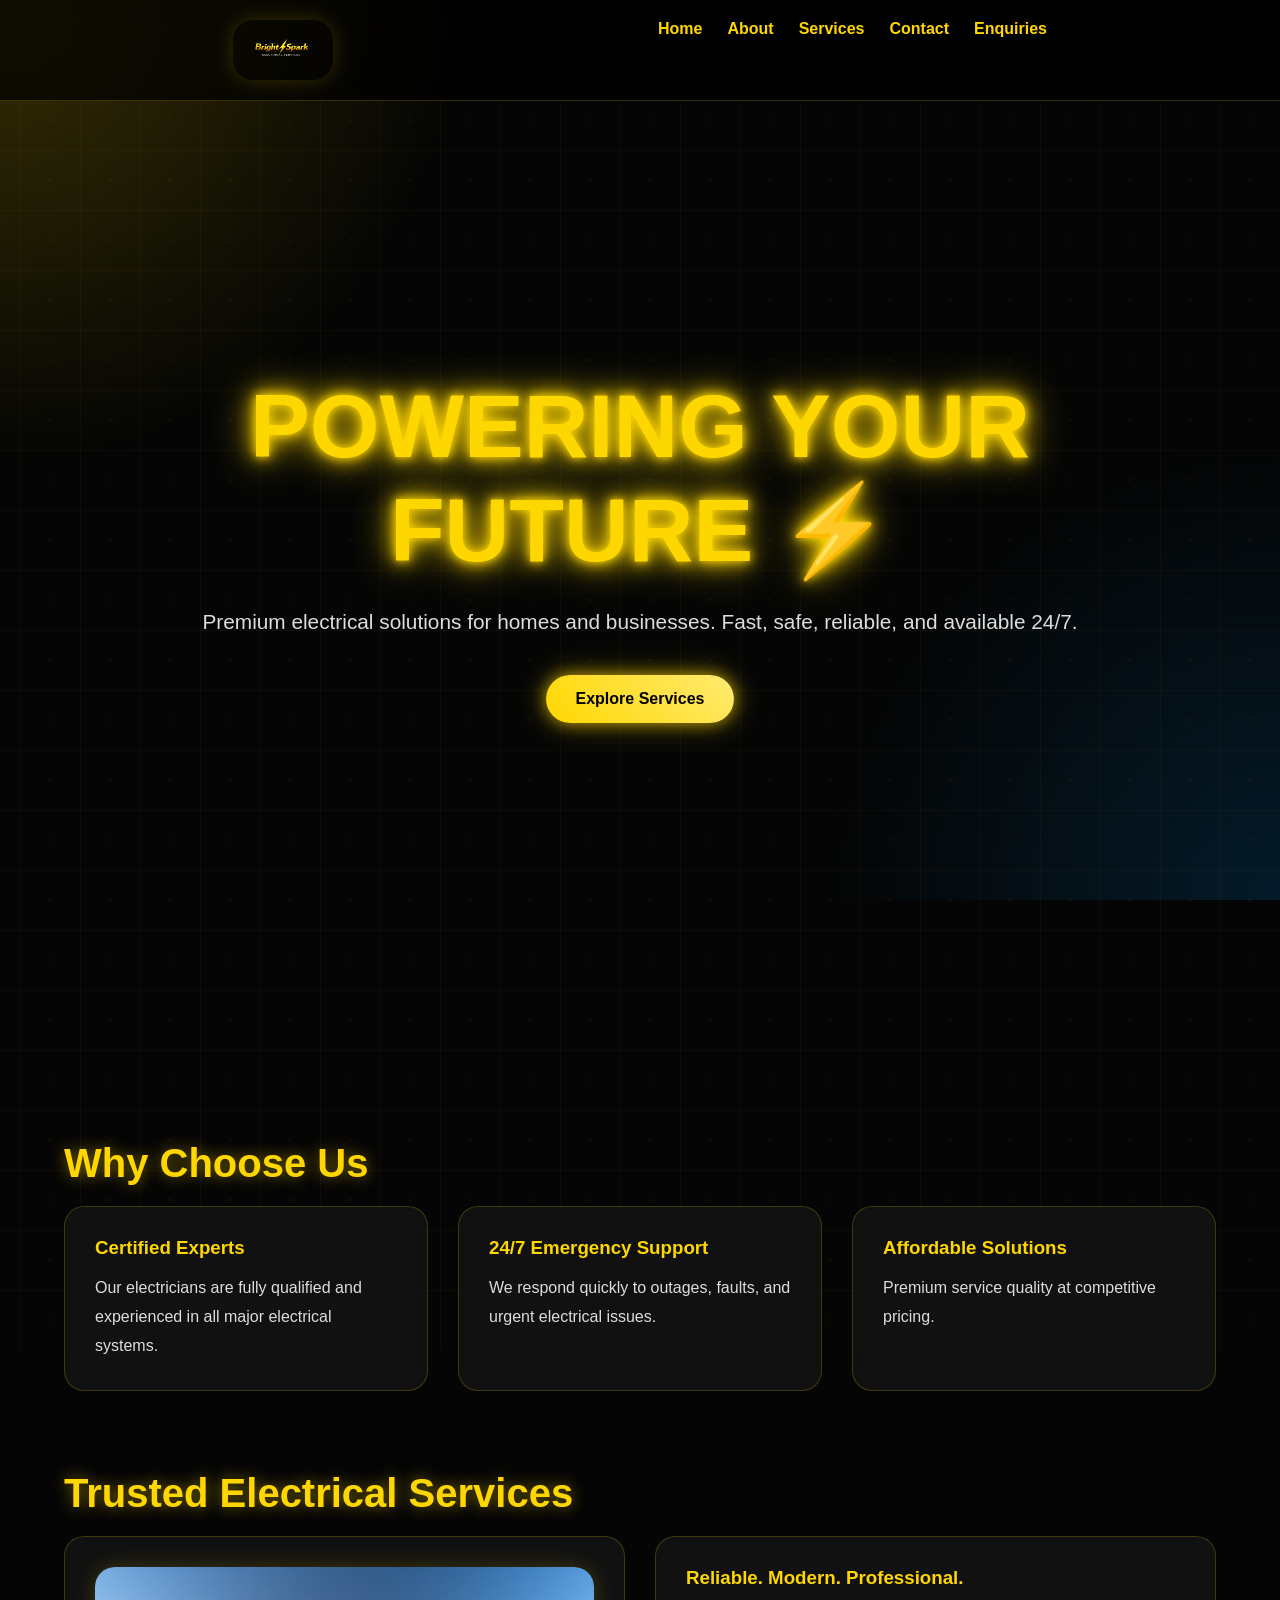
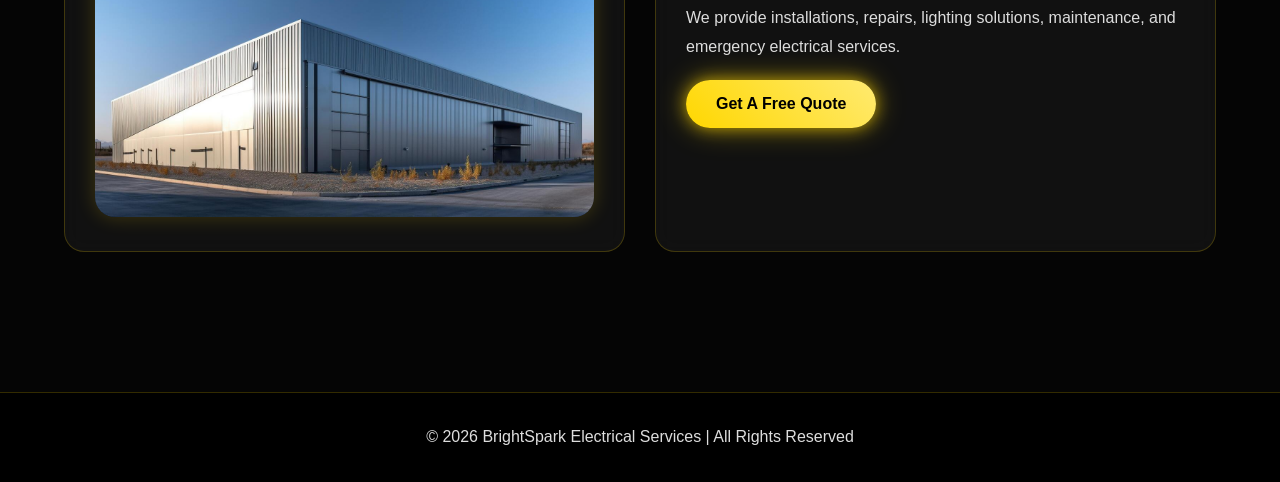
<file: index.html>
<!DOCTYPE html>
<html lang="en">
<head>
<meta name="description" content="Professional electrical services in South Africa. Installations, repairs, maintenance and emergency support.">
<meta name="keywords" content="electrician, electrical repairs, electrical installations, Cape Town electrician, electrical maintenance">
<meta name="author" content="BrightSpark Electrical Services">
<meta property="og:title" content="BrightSpark Electrical Services">
<meta property="og:description" content="Professional electrical solutions for homes and businesses">
<meta property="og:image" content="images/logo.png">
<meta property="og:type" content="website">
<meta charset="UTF-8">
<meta name="viewport" content="width=device-width, initial-scale=1.0">
<title>Electrical Services in South Africa | BrightSpark</title>
<link rel="stylesheet" href="css/style.css">
<link rel="icon" href="images/logo.png">
</head>

<body>

<button id="menu-btn">☰</button>

<nav id="navbar">
    <img src="images/logo.png" alt="BrightSpark Logo" class="logo">
    <a href="index.html">Home</a>
    <a href="about.html">About</a>
    <a href="services.html">Services</a>
    <a href="contact.html">Contact</a>
    <a href="enquiry.html">Enquiries</a>
</nav>

<section class="hero">

<div class="hero-content">

<h1>POWERING YOUR FUTURE ⚡</h1>
 <p>
Premium electrical solutions for homes and businesses.
Fast, safe, reliable, and available 24/7.
</p>

<a href="services.html" class="btn">Explore Services</a>

</div>

</section>

<main>

<section>

<h2>Why Choose Us</h2>

<div class="card-grid">

<div class="card reveal">

<h3>Certified Experts</h3>

<p>
Our electricians are fully qualified and experienced in all major electrical systems.
</p>

</div>

<div class="card reveal">

<h3>24/7 Emergency Support</h3>

<p>
We respond quickly to outages, faults, and urgent electrical issues.
</p>

</div>

<div class="card reveal">

<h3>Affordable Solutions</h3>

<p>
Premium service quality at competitive pricing.
</p>

</div>

</div>

</section>

<section>

<h2>Trusted Electrical Services</h2>

<div class="card-grid">

<div class="card reveal">

<img src="images/bolts and volts.jpg" alt="Electrical work in progress" class="card-image">
</div>

<div class="card reveal">

<h3>Reliable. Modern. Professional.</h3>

<p>
We provide installations, repairs, lighting solutions,
maintenance, and emergency electrical services.
</p>

<br>

<a href="enquiry.html" class="btn">Get A Free Quote</a>

</div>

</div>
<button id="topBtn">↑</button>
</section>

</main>

<footer>

<p>&copy; 2026 BrightSpark Electrical Services | All Rights Reserved</p>

</footer>
<script src="javascript/script.js"></script>

</body>
</html>
</file>
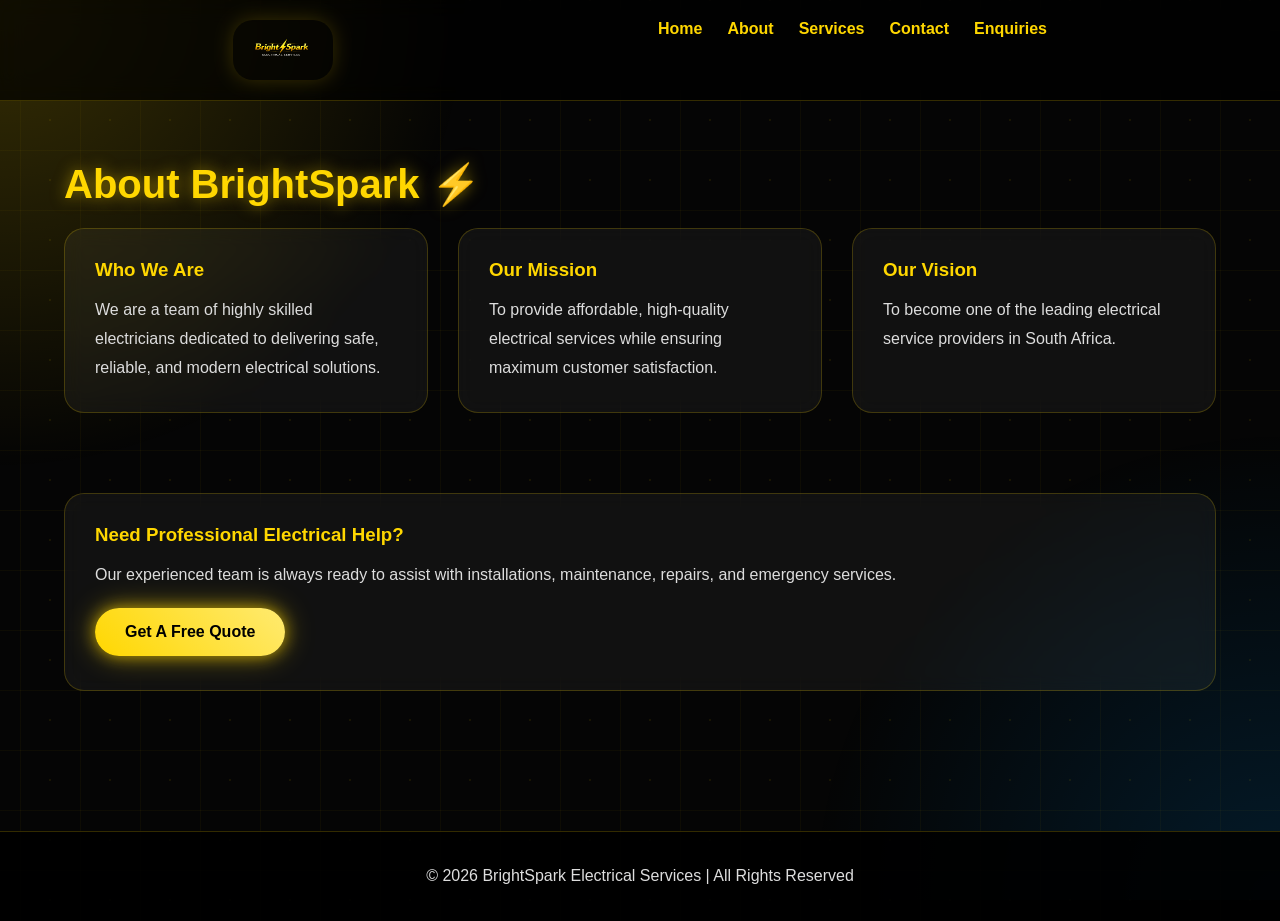
<file: about.html>
<!DOCTYPE html>
<html lang="en">
<head>
<meta name="description" content="Professional electrical services in South Africa. Installations, repairs, maintenance and emergency support.">
<meta name="keywords" content="electrician, electrical repairs, electrical installations, Cape Town electrician, electrical maintenance">
<meta name="author" content="BrightSpark Electrical Services">
<meta property="og:title" content="BrightSpark Electrical Services">
<meta property="og:description" content="Professional electrical solutions for homes and businesses">
<meta property="og:image" content="images/logo.png">
<meta property="og:type" content="website">
<meta charset="UTF-8">
<meta name="viewport" content="width=device-width, initial-scale=1.0">
<title>Electrical Services in South Africa | BrightSpark</title>
<link rel="stylesheet" href="css/style.css">
<link rel="icon" href="images/logo.png">
</head>

<body>

<button id="menu-btn">☰</button>

<nav id="navbar">
    <img src="images/logo.png" alt="BrightSpark Logo" class="logo">
    <a href="index.html">Home</a>
    <a href="about.html">About</a>
<a href="services.html">Services</a>
<a href="contact.html">Contact</a>
<a href="enquiry.html">Enquiries</a>
</nav>


<main>

<section>

<h2>About BrightSpark ⚡</h2>

<div class="card-grid">

<div class="card reveal">

<h3>Who We Are</h3>

<p>
We are a team of highly skilled electricians dedicated to delivering
safe, reliable, and modern electrical solutions.
</p>

</div>

<div class="card reveal">

<h3>Our Mission</h3>

<p>
To provide affordable, high-quality electrical services while ensuring
maximum customer satisfaction.
</p>

</div>

<div class="card reveal">

<h3>Our Vision</h3>

<p>
To become one of the leading electrical service providers in South Africa.
</p>

</div>

</div>

</section>

<section>

<div class="card reveal">

<h3>Need Professional Electrical Help?</h3>

<p>
Our experienced team is always ready to assist with installations,
maintenance, repairs, and emergency services.
</p>

<br>

<a href="enquiry.html" class="btn">Get A Free Quote</a>

</div>

</section>

</main>
<button id="topBtn">↑</button>
<footer>

<p>&copy; 2026 BrightSpark Electrical Services | All Rights Reserved</p>

</footer>
<script src="javascript/script.js"></script>
</body>
</html>
</file>
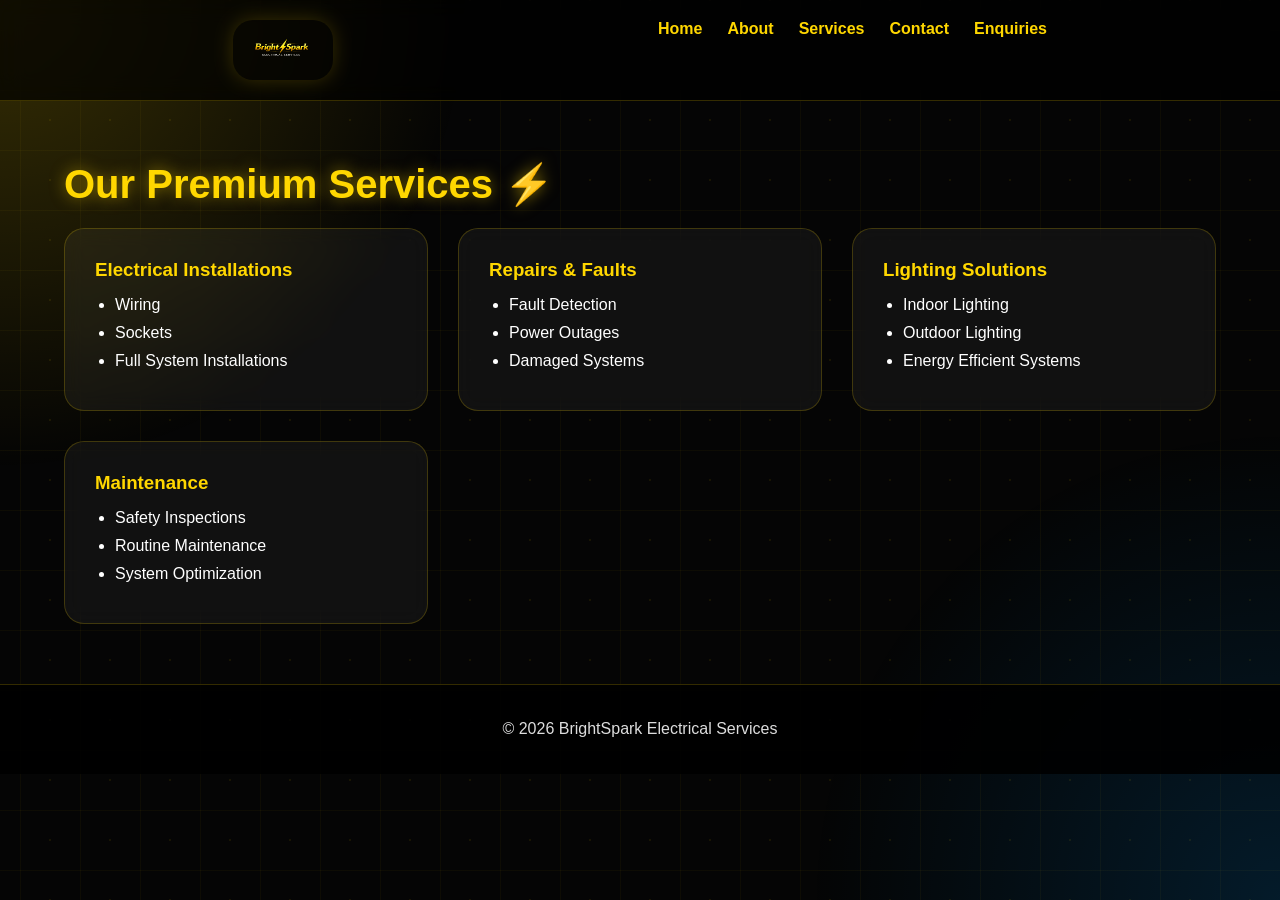
<file: services.html>
<!DOCTYPE html>
<html lang="en">
<head>
<meta name="description" content="Professional electrical services in South Africa. Installations, repairs, maintenance and emergency support.">
<meta name="keywords" content="electrician, electrical repairs, electrical installations, Cape Town electrician, electrical maintenance">
<meta name="author" content="BrightSpark Electrical Services">
<meta property="og:title" content="BrightSpark Electrical Services">
<meta property="og:description" content="Professional electrical solutions for homes and businesses">
<meta property="og:image" content="images/logo.png">
<meta property="og:type" content="website">
<meta charset="UTF-8">
<meta name="viewport" content="width=device-width, initial-scale=1.0">
<title>Electrical Services in South Africa | BrightSpark</title>
<link rel="stylesheet" href="css/style.css">
<link rel="icon" href="images/logo.png">
</head>

<body>

<button id="menu-btn">☰</button>

<nav id="navbar">
    <img src="images/logo.png" alt="BrightSpark Logo" class="logo">
<a href="index.html">Home</a>
<a href="about.html">About</a>
<a href="services.html">Services</a>
<a href="contact.html">Contact</a>
<a href="enquiry.html">Enquiries</a>
</nav>


<main>

<h2>Our Premium Services ⚡</h2>

<div class="card-grid">

<div class="card reveal">

<h3>Electrical Installations</h3>

<ul>
<li>Wiring</li>
<li>Sockets</li>
<li>Full System Installations</li>
</ul>

</div>

<div class="card reveal">

<h3>Repairs & Faults</h3>

<ul>
<li>Fault Detection</li>
<li>Power Outages</li>
<li>Damaged Systems</li>
</ul>

</div>

<div class="card reveal">

<h3>Lighting Solutions</h3>

<ul>
<li>Indoor Lighting</li>
<li>Outdoor Lighting</li>
<li>Energy Efficient Systems</li>
</ul>

</div>

<div class="card reveal">

<h3>Maintenance</h3>

<ul>
<li>Safety Inspections</li>
<li>Routine Maintenance</li>
<li>System Optimization</li>
</ul>

</div>

</div>

</section>
</main>
<button id="topBtn">↑</button>
<footer>

<p>&copy; 2026 BrightSpark Electrical Services</p>

</footer>

<script src="javascript/script.js"></script>
</html>
</file>
<file: css/style.css>
/* style.css */

*{
margin:0;
padding:0;
box-sizing:border-box;
font-family:Arial, Helvetica, sans-serif;
}

html{
scroll-behavior:smooth;
}

body{
background:#050505;
color:white;
overflow-x:hidden;
min-height:100vh;
position:relative;
}

/* Animated Background */

body::before{
content:"";
position:fixed;
width:200%;
height:200%;
top:-50%;
left:-50%;
background:
radial-gradient(circle, rgba(255,215,0,0.08) 1px, transparent 1px),
linear-gradient(90deg, rgba(255,215,0,0.04) 1px, transparent 1px),
linear-gradient(rgba(255,215,0,0.04) 1px, transparent 1px);
background-size:60px 60px;
animation:gridMove 20s linear infinite;
z-index:-2;
}

body::after{
content:"";
position:fixed;
inset:0;
background:
radial-gradient(circle at top left, rgba(255,215,0,0.2), transparent 30%),
radial-gradient(circle at bottom right, rgba(0,153,255,0.15), transparent 30%);
z-index:-1;
}

@keyframes gridMove{
0%{
transform:translate(0,0);
}
100%{
transform:translate(60px,60px);
}
}

/* Navbar */

nav{
position:sticky;
top:0;
z-index:1000;
display:flex;
justify-content:center;
gap:25px;
padding:20px;
background:rgba(0,0,0,0.7);
backdrop-filter:blur(12px);
border-bottom:1px solid rgba(255,215,0,0.2);
}

nav a{
color:#FFD700;
text-decoration:none;
font-weight:bold;
position:relative;
transition:0.3s;
}

nav a::after{
content:"";
position:absolute;
left:0;
bottom:-5px;
width:0;
height:2px;
background:#FFD700;
transition:0.4s;
box-shadow:0 0 10px #FFD700;
}

nav a:hover::after{
width:100%;
}

nav a:hover{
color:white;
text-shadow:0 0 10px #FFD700;
}

/* Hero */

.hero{
min-height:100vh;
display:flex;
justify-content:center;
align-items:center;
text-align:center;
padding:40px;
}

.hero-content{
max-width:900px;
animation:fadeUp 1.5s ease;
}

.hero h1{
font-size:clamp(3rem,7vw,6rem);
color:#FFD700;
text-shadow:
0 0 10px #FFD700,
0 0 20px #FFD700,
0 0 40px #FFD700;
margin-bottom:20px;
animation:flicker 3s infinite alternate;
}

.hero p{
font-size:1.3rem;
line-height:1.8;
margin-bottom:35px;
color:#ddd;
}

/* Buttons */

.btn{
display:inline-block;
padding:15px 30px;
background:linear-gradient(45deg,#FFD700,#ffea70);
color:black;
text-decoration:none;
font-weight:bold;
border-radius:50px;
position:relative;
overflow:hidden;
transition:0.4s;
box-shadow:
0 0 15px rgba(255,215,0,0.6),
0 0 30px rgba(255,215,0,0.4);
}

.btn:hover{
transform:translateY(-5px) scale(1.05);
box-shadow:
0 0 20px #FFD700,
0 0 40px #FFD700,
0 0 60px #FFD700;
}

.btn::before{
content:"";
position:absolute;
width:200%;
height:200%;
background:radial-gradient(circle, rgba(255,255,255,0.7), transparent 60%);
top:-50%;
left:-50%;
transform:scale(0);
transition:0.5s;
}

.btn:hover::before{
transform:scale(1);
}

/* Main */

main{
width:90%;
max-width:1200px;
margin:auto;
padding:60px 0;
}

section{
margin-bottom:80px;
}

h2{
font-size:2.5rem;
color:#FFD700;
margin-bottom:20px;
text-shadow:0 0 15px rgba(255,215,0,0.5);
}

h3{
color:#FFD700;
margin-bottom:15px;
}

p{
line-height:1.8;
color:#ddd;
}

/* Cards */

.card-grid{
display:grid;
grid-template-columns:repeat(auto-fit,minmax(280px,1fr));
gap:30px;
}

.card{
background:rgba(255,255,255,0.05);
border:1px solid rgba(255,215,0,0.2);
backdrop-filter:blur(10px);
padding:30px;
border-radius:20px;
transition:0.4s;
position:relative;
overflow:hidden;
}

.card::before{
content:"";
position:absolute;
width:150%;
height:150%;
background:radial-gradient(circle, rgba(255,215,0,0.15), transparent 60%);
top:-50%;
left:-50%;
opacity:0;
transition:0.5s;
}

.card:hover::before{
opacity:1;
}

.card:hover{
transform:translateY(-10px);
border-color:#FFD700;
box-shadow:0 0 25px rgba(255,215,0,0.3);
}

.card ul{
padding-left:20px;
margin-top:15px;
}

.card li{
margin-bottom:10px;
}

/* Images */

img{
width:100%;
border-radius:20px;
transition:0.5s;
box-shadow:0 0 20px rgba(255,215,0,0.2);
}

img:hover{
transform:scale(1.03);
box-shadow:0 0 40px rgba(255,215,0,0.5);
}

/* Forms */

.form-container{
background:rgba(255,255,255,0.05);
border:1px solid rgba(255,215,0,0.2);
backdrop-filter:blur(12px);
padding:40px;
border-radius:20px;
max-width:700px;
margin:auto;
}

input,
textarea,
button{
width:100%;
padding:15px;
margin-top:10px;
margin-bottom:20px;
border-radius:10px;
border:1px solid rgba(255,215,0,0.3);
background:rgba(255,255,255,0.08);
color:white;
}

input:focus,
textarea:focus{
outline:none;
border-color:#FFD700;
box-shadow:0 0 15px rgba(255,215,0,0.5);
}

button{
background:linear-gradient(45deg,#FFD700,#ffea70);
color:black;
font-weight:bold;
cursor:pointer;
transition:0.4s;
}

button:hover{
transform:translateY(-3px);
box-shadow:0 0 30px rgba(255,215,0,0.7);
}

/* Footer */

footer{
text-align:center;
padding:30px;
background:rgba(0,0,0,0.9);
border-top:1px solid rgba(255,215,0,0.2);
color:#FFD700;
}

/* Animations */

@keyframes fadeUp{ 
from{ 
opacity:0; transform:translateY(40px);
}
to{
opacity:1; transform:translateY(0);
}
} 
@keyframes flicker{
0%
{ opacity:1;
}
50%{ 
opacity:0.85;
} 
100%{
opacity:1;
}
} 
/* Responsive */ 
@media(max-width:768px){
nav{ 
flex-wrap:wrap; gap:15px; 
} 
.hero h1{ 
font-size:3rem; 
} 
h2{
font-size:2rem;
}
}
#menu-btn{
display:none;
background:none;
border:none;
color:#FFD700;
font-size:2rem;
cursor:pointer;
width:auto;
padding:10px;
}

@media(max-width:768px){

#menu-btn{
display:block;
position:fixed;
top:10px;
right:15px;
z-index:1001;
}

nav{
display:none;
flex-direction:column;
align-items:center;
}

nav.active{
display:flex;
}

}
#topBtn{
position:absolute;
bottom:90px;
right:30px;
width:60px;
height:60px;
padding:0;
display:none;
border:none;
border-radius:50%;
cursor:pointer;
font-size:1.5rem;
font-weight:bold;
z-index:999;

background:linear-gradient(45deg,#FFD700,#ffea70);
color:black;

box-shadow:
0 0 15px rgba(255,215,0,0.6),
0 0 30px rgba(255,215,0,0.4);

transition:0.3s;
}
#topBtn:hover{
transform:translateY(-5px) scale(1.1);
box-shadow:
0 0 20px #FFD700,
0 0 40px #FFD700;
}

.reveal{
opacity:0;
transform:translateY(50px);
transition:all 1s ease;
}

.reveal.active{
opacity:1;
transform:translateY(0);
}

.logo{
height:60px;
width:100px;
margin-right:300px;
}
</file>
